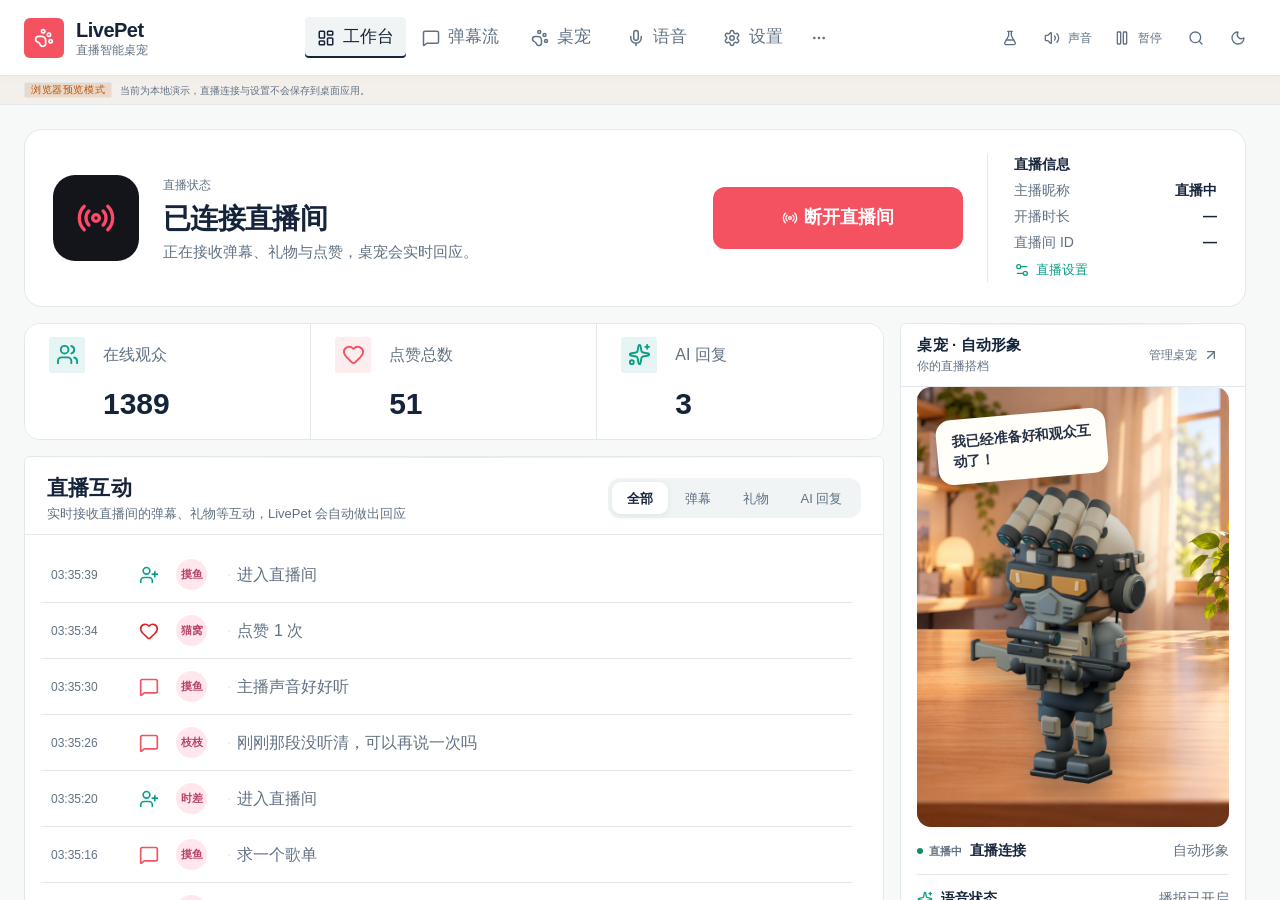
<file: renderers/console/index.html>
<!doctype html>
<html lang="zh-CN" class="dark">
  <head>
    <meta charset="UTF-8" />
    <meta name="viewport" content="width=device-width, initial-scale=1.0" />
    <meta name="color-scheme" content="dark light" />
    <title>LivePet 控制台</title>
    <script type="module" crossorigin src="./assets/index-CzK1kpi-.js"></script>
    <link rel="stylesheet" crossorigin href="./assets/index-C1g6_JYe.css">
  </head>
  <body>
    <div id="root"></div>
  </body>
</html>
</file>
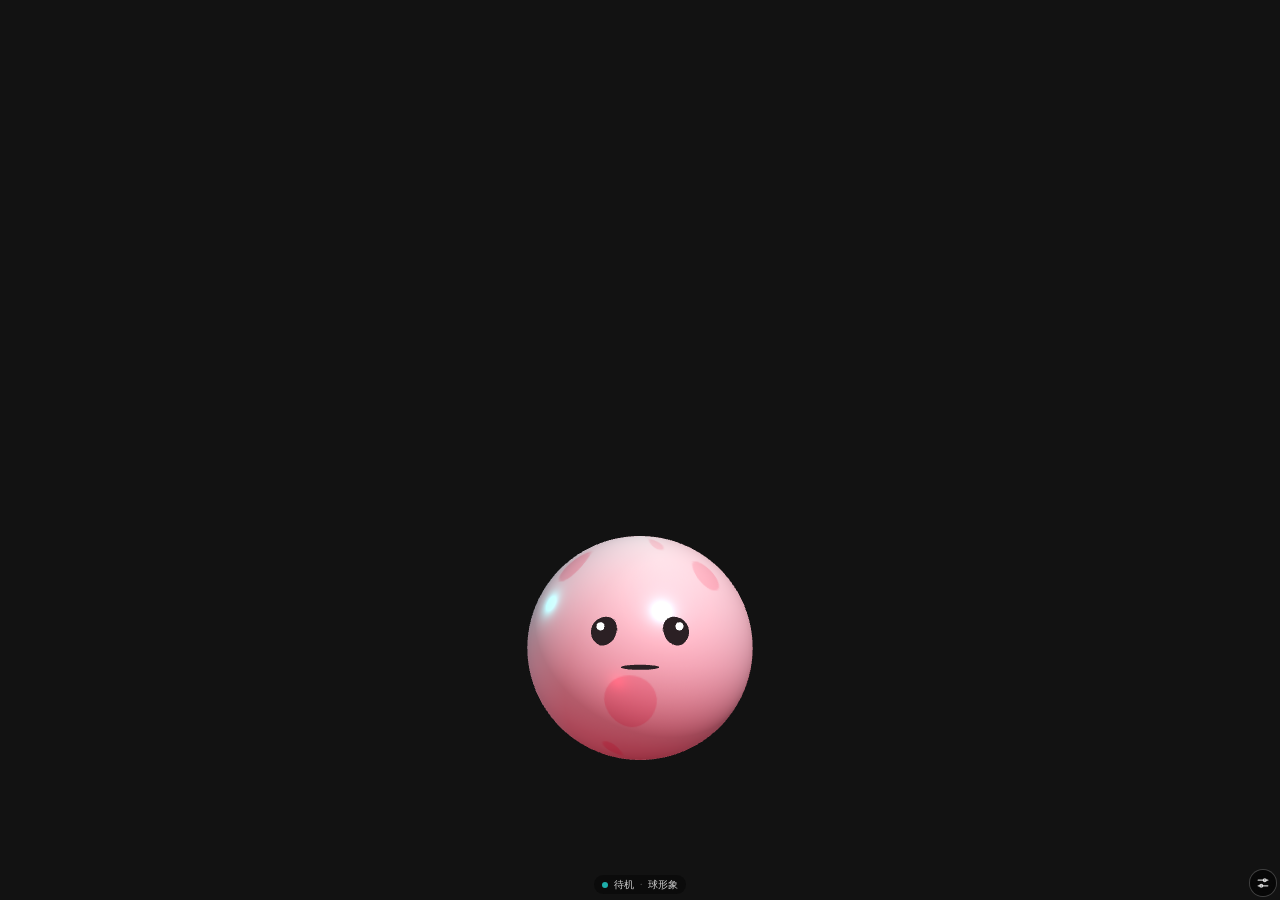
<file: renderers/pet/index.html>
<!doctype html>
<html lang="zh-CN" class="dark">
  <head>
    <meta charset="UTF-8" />
    <meta name="viewport" content="width=device-width, initial-scale=1.0" />
    <title>LivePet</title>
    <script type="module" crossorigin src="./assets/index-DXYbOSH7.js"></script>
    <link rel="stylesheet" crossorigin href="./assets/index-ksZ0whib.css">
  </head>
  <body>
    <div id="root"></div>
  </body>
</html>
</file>
<file: renderers/pet/assets/index-ksZ0whib.css>
/*! tailwindcss v4.3.3 | MIT License | https://tailwindcss.com */
@layer properties{@supports (((-webkit-hyphens:none)) and (not (margin-trim:inline))) or ((-moz-orient:inline) and (not (color:rgb(from red r g b)))){*,:before,:after,::backdrop{--tw-translate-x:0;--tw-translate-y:0;--tw-translate-z:0;--tw-rotate-x:initial;--tw-rotate-y:initial;--tw-rotate-z:initial;--tw-skew-x:initial;--tw-skew-y:initial;--tw-border-style:solid;--tw-gradient-position:initial;--tw-gradient-from:#0000;--tw-gradient-via:#0000;--tw-gradient-to:#0000;--tw-gradient-stops:initial;--tw-gradient-via-stops:initial;--tw-gradient-from-position:0%;--tw-gradient-via-position:50%;--tw-gradient-to-position:100%;--tw-leading:initial;--tw-font-weight:initial;--tw-tracking:initial;--tw-ordinal:initial;--tw-slashed-zero:initial;--tw-numeric-figure:initial;--tw-numeric-spacing:initial;--tw-numeric-fraction:initial;--tw-shadow:0 0 #0000;--tw-shadow-color:initial;--tw-shadow-alpha:100%;--tw-inset-shadow:0 0 #0000;--tw-inset-shadow-color:initial;--tw-inset-shadow-alpha:100%;--tw-ring-color:initial;--tw-ring-shadow:0 0 #0000;--tw-inset-ring-color:initial;--tw-inset-ring-shadow:0 0 #0000;--tw-ring-inset:initial;--tw-ring-offset-width:0px;--tw-ring-offset-color:#fff;--tw-ring-offset-shadow:0 0 #0000;--tw-outline-style:solid;--tw-blur:initial;--tw-brightness:initial;--tw-contrast:initial;--tw-grayscale:initial;--tw-hue-rotate:initial;--tw-invert:initial;--tw-opacity:initial;--tw-saturate:initial;--tw-sepia:initial;--tw-drop-shadow:initial;--tw-drop-shadow-color:initial;--tw-drop-shadow-alpha:100%;--tw-drop-shadow-size:initial;--tw-backdrop-blur:initial;--tw-backdrop-brightness:initial;--tw-backdrop-contrast:initial;--tw-backdrop-grayscale:initial;--tw-backdrop-hue-rotate:initial;--tw-backdrop-invert:initial;--tw-backdrop-opacity:initial;--tw-backdrop-saturate:initial;--tw-backdrop-sepia:initial;--tw-duration:initial;--tw-ease:initial;--tw-content:""}}}@layer theme{:root,:host{--font-sans:"Inter Tight", "Segoe UI Variable Display", "Segoe UI", "PingFang SC", "Microsoft YaHei", system-ui, sans-serif;--color-red-50:oklch(97.1% .013 17.38);--color-red-100:oklch(93.6% .032 17.717);--color-red-400:oklch(70.4% .191 22.216);--color-red-950:oklch(25.8% .092 26.042);--color-amber-200:oklch(92.4% .12 95.746);--color-black:#000;--color-white:#fff;--spacing:.25rem;--container-lg:32rem;--text-xs:.75rem;--text-xs--line-height:calc(1 / .75);--text-sm:.875rem;--text-sm--line-height:calc(1.25 / .875);--font-weight-medium:500;--font-weight-semibold:600;--font-weight-bold:700;--tracking-wide:.025em;--leading-tight:1.25;--leading-snug:1.375;--leading-relaxed:1.625;--radius-2xl:1rem;--ease-in-out:cubic-bezier(.4, 0, .2, 1);--animate-spin:spin 1s linear infinite;--animate-pulse:pulse 2s cubic-bezier(.4, 0, .6, 1) infinite;--blur-sm:8px;--blur-md:12px;--blur-2xl:40px;--default-transition-duration:.15s;--default-transition-timing-function:cubic-bezier(.4, 0, .2, 1);--default-font-family:"Inter Tight", "Segoe UI Variable Display", "Segoe UI", "PingFang SC", "Microsoft YaHei", system-ui, sans-serif;--default-mono-font-family:"JetBrains Mono", "Cascadia Mono", Consolas, ui-monospace, monospace}}@layer base{*,:after,:before,::backdrop{box-sizing:border-box;border:0 solid;margin:0;padding:0}::file-selector-button{box-sizing:border-box;border:0 solid;margin:0;padding:0}html,:host{-webkit-text-size-adjust:100%;tab-size:4;line-height:1.5;font-family:var(--default-font-family,-apple-system, BlinkMacSystemFont, "Segoe UI", Roboto, "Helvetica Neue", "Noto Sans", Arial, sans-serif, "Apple Color Emoji", "Segoe UI Emoji", "Segoe UI Symbol", "Noto Color Emoji");font-feature-settings:var(--default-font-feature-settings,normal);font-variation-settings:var(--default-font-variation-settings,normal);-webkit-tap-highlight-color:transparent}hr{height:0;color:inherit;border-top-width:1px}abbr:where([title]){-webkit-text-decoration:underline dotted;text-decoration:underline dotted}h1,h2,h3,h4,h5,h6{font-size:inherit;font-weight:inherit}a{color:inherit;-webkit-text-decoration:inherit;-webkit-text-decoration:inherit;-webkit-text-decoration:inherit;-webkit-text-decoration:inherit;text-decoration:inherit}b,strong{font-weight:bolder}code,kbd,samp,pre{font-family:var(--default-mono-font-family,ui-monospace, SFMono-Regular, Menlo, Monaco, Consolas, "Liberation Mono", "Courier New", monospace);font-feature-settings:var(--default-mono-font-feature-settings,normal);font-variation-settings:var(--default-mono-font-variation-settings,normal);font-size:1em}small{font-size:80%}sub,sup{vertical-align:baseline;font-size:75%;line-height:0;position:relative}sub{bottom:-.25em}sup{top:-.5em}table{text-indent:0;border-color:inherit;border-collapse:collapse}:-moz-focusring:where(:not(iframe)){outline:auto}progress{vertical-align:baseline}summary{display:list-item}ol,ul,menu{list-style:none}img,svg,video,canvas,audio,iframe,embed,object{vertical-align:middle;display:block}img,video{max-width:100%;height:auto}button,input,select,optgroup,textarea{font:inherit;font-feature-settings:inherit;font-variation-settings:inherit;letter-spacing:inherit;color:inherit;opacity:1;background-color:#0000;border-radius:0}::file-selector-button{font:inherit;font-feature-settings:inherit;font-variation-settings:inherit;letter-spacing:inherit;color:inherit;opacity:1;background-color:#0000;border-radius:0}:where(select:is([multiple],[size])) optgroup{font-weight:bolder}:where(select:is([multiple],[size])) optgroup option{padding-inline-start:20px}::file-selector-button{margin-inline-end:4px}::placeholder{opacity:1}@supports (not ((-webkit-appearance:-apple-pay-button))) or (contain-intrinsic-size:1px){::placeholder{color:currentColor}@supports (color:color-mix(in lab, red, red)){::placeholder{color:color-mix(in oklab, currentcolor 50%, transparent)}}}textarea{resize:vertical}::-webkit-search-decoration{-webkit-appearance:none}::-webkit-date-and-time-value{min-height:1lh;text-align:inherit}::-webkit-datetime-edit{display:inline-flex}::-webkit-datetime-edit-fields-wrapper{padding:0}::-webkit-datetime-edit{padding-block:0}::-webkit-datetime-edit-year-field{padding-block:0}::-webkit-datetime-edit-month-field{padding-block:0}::-webkit-datetime-edit-day-field{padding-block:0}::-webkit-datetime-edit-hour-field{padding-block:0}::-webkit-datetime-edit-minute-field{padding-block:0}::-webkit-datetime-edit-second-field{padding-block:0}::-webkit-datetime-edit-millisecond-field{padding-block:0}::-webkit-datetime-edit-meridiem-field{padding-block:0}::-webkit-calendar-picker-indicator{line-height:1}:-moz-ui-invalid{box-shadow:none}button,input:where([type=button],[type=reset],[type=submit]){appearance:button}::file-selector-button{appearance:button}::-webkit-inner-spin-button{height:auto}::-webkit-outer-spin-button{height:auto}[hidden]:where(:not([hidden=until-found])){display:none!important}}@layer components;@layer utilities{.pointer-events-auto{pointer-events:auto}.pointer-events-none{pointer-events:none}.visible{visibility:visible}.absolute{position:absolute}.fixed{position:fixed}.relative{position:relative}.static{position:static}.inset-0{inset:0}.inset-x-0{inset-inline:0}.inset-x-1{inset-inline:var(--spacing)}.-top-2{top:calc(var(--spacing) * -2)}.-top-3{top:calc(var(--spacing) * -3)}.-top-5{top:calc(var(--spacing) * -5)}.top-1\/2{top:50%}.top-2{top:calc(var(--spacing) * 2)}.top-2\.5{top:calc(var(--spacing) * 2.5)}.top-3{top:calc(var(--spacing) * 3)}.top-14{top:calc(var(--spacing) * 14)}.top-\[76px\]{top:76px}.top-\[88px\]{top:88px}.top-full{top:100%}.-right-5{right:calc(var(--spacing) * -5)}.right-1{right:var(--spacing)}.right-2{right:calc(var(--spacing) * 2)}.right-2\.5{right:calc(var(--spacing) * 2.5)}.right-3{right:calc(var(--spacing) * 3)}.right-4{right:calc(var(--spacing) * 4)}.right-5{right:calc(var(--spacing) * 5)}.right-7{right:calc(var(--spacing) * 7)}.right-full{right:100%}.-bottom-1\.5{bottom:calc(var(--spacing) * -1.5)}.-bottom-2{bottom:calc(var(--spacing) * -2)}.bottom-1{bottom:var(--spacing)}.bottom-1\.5{bottom:calc(var(--spacing) * 1.5)}.bottom-10{bottom:calc(var(--spacing) * 10)}.bottom-14{bottom:calc(var(--spacing) * 14)}.bottom-16{bottom:calc(var(--spacing) * 16)}.bottom-\[42px\]{bottom:42px}.bottom-full{bottom:100%}.left-1\/2{left:50%}.left-2{left:calc(var(--spacing) * 2)}.left-3{left:calc(var(--spacing) * 3)}.left-5{left:calc(var(--spacing) * 5)}.left-7{left:calc(var(--spacing) * 7)}.left-full{left:100%}.isolate{isolation:isolate}.-z-10{z-index:calc(10 * -1)}.z-20{z-index:20}.z-30{z-index:30}.z-40{z-index:40}.z-50{z-index:50}.z-\[80\]{z-index:80}.container{width:100%}@media (width>=40rem){.container{max-width:40rem}}@media (width>=48rem){.container{max-width:48rem}}@media (width>=64rem){.container{max-width:64rem}}@media (width>=80rem){.container{max-width:80rem}}@media (width>=96rem){.container{max-width:96rem}}.mx-auto{margin-inline:auto}.-mt-3{margin-top:calc(var(--spacing) * -3)}.mt-0\.5{margin-top:calc(var(--spacing) * .5)}.mt-1{margin-top:var(--spacing)}.mt-2{margin-top:calc(var(--spacing) * 2)}.mt-3{margin-top:calc(var(--spacing) * 3)}.mr-1{margin-right:var(--spacing)}.mr-2{margin-right:calc(var(--spacing) * 2)}.mb-2{margin-bottom:calc(var(--spacing) * 2)}.ml-0\.5{margin-left:calc(var(--spacing) * .5)}.ml-2{margin-left:calc(var(--spacing) * 2)}.block{display:block}.flex{display:flex}.grid{display:grid}.hidden{display:none}.inline-block{display:inline-block}.inline-flex{display:inline-flex}.size-1{width:var(--spacing);height:var(--spacing)}.size-1\.5{width:calc(var(--spacing) * 1.5);height:calc(var(--spacing) * 1.5)}.size-2{width:calc(var(--spacing) * 2);height:calc(var(--spacing) * 2)}.size-3{width:calc(var(--spacing) * 3);height:calc(var(--spacing) * 3)}.size-3\.5{width:calc(var(--spacing) * 3.5);height:calc(var(--spacing) * 3.5)}.size-4{width:calc(var(--spacing) * 4);height:calc(var(--spacing) * 4)}.size-5{width:calc(var(--spacing) * 5);height:calc(var(--spacing) * 5)}.size-7{width:calc(var(--spacing) * 7);height:calc(var(--spacing) * 7)}.size-8{width:calc(var(--spacing) * 8);height:calc(var(--spacing) * 8)}.size-12{width:calc(var(--spacing) * 12);height:calc(var(--spacing) * 12)}.size-40{width:calc(var(--spacing) * 40);height:calc(var(--spacing) * 40)}.size-\[26px\]{width:26px;height:26px}.h-2\.5{height:calc(var(--spacing) * 2.5)}.h-3{height:calc(var(--spacing) * 3)}.h-3\.5{height:calc(var(--spacing) * 3.5)}.h-5{height:calc(var(--spacing) * 5)}.h-6{height:calc(var(--spacing) * 6)}.h-7{height:calc(var(--spacing) * 7)}.h-8{height:calc(var(--spacing) * 8)}.h-9{height:calc(var(--spacing) * 9)}.h-10{height:calc(var(--spacing) * 10)}.h-14{height:calc(var(--spacing) * 14)}.h-\[3px\]{height:3px}.h-\[18px\]{height:18px}.h-full{height:100%}.h-px{height:1px}.max-h-40{max-height:calc(var(--spacing) * 40)}.max-h-\[min\(84dvh\,760px\)\]{max-height:min(84dvh,760px)}.min-h-0{min-height:0}.min-h-20{min-height:calc(var(--spacing) * 20)}.w-2\.5{width:calc(var(--spacing) * 2.5)}.w-5{width:calc(var(--spacing) * 5)}.w-9{width:calc(var(--spacing) * 9)}.w-14{width:calc(var(--spacing) * 14)}.w-20{width:calc(var(--spacing) * 20)}.w-24{width:calc(var(--spacing) * 24)}.w-36{width:calc(var(--spacing) * 36)}.w-\[min\(270px\,calc\(100\%-20px\)\)\]{width:min(270px,100% - 20px)}.w-\[min\(360px\,calc\(100vw-2rem\)\)\]{width:min(360px,100vw - 2rem)}.w-full{width:100%}.w-max{width:max-content}.w-px{width:1px}.max-w-64{max-width:calc(var(--spacing) * 64)}.max-w-\[88\%\]{max-width:88%}.max-w-\[220px\]{max-width:220px}.max-w-\[240px\]{max-width:240px}.max-w-\[280px\]{max-width:280px}.max-w-\[calc\(100\%-1\.5rem\)\]{max-width:calc(100% - 1.5rem)}.max-w-lg{max-width:var(--container-lg)}.min-w-0{min-width:0}.flex-1{flex:1}.shrink-0{flex-shrink:0}.-translate-x-1\/2{--tw-translate-x:calc(calc(1 / 2 * 100%) * -1);translate:var(--tw-translate-x) var(--tw-translate-y)}.-translate-y-1\/2{--tw-translate-y:calc(calc(1 / 2 * 100%) * -1);translate:var(--tw-translate-x) var(--tw-translate-y)}.rotate-45{rotate:45deg}.transform{transform:var(--tw-rotate-x,) var(--tw-rotate-y,) var(--tw-rotate-z,) var(--tw-skew-x,) var(--tw-skew-y,)}.animate-\[lp-dialog-in_180ms_ease-out\]{animation:.18s ease-out lp-dialog-in}.animate-\[lp-toast-in_180ms_ease-out\]{animation:.18s ease-out lp-toast-in}.animate-pulse{animation:var(--animate-pulse)}.animate-spin{animation:var(--animate-spin)}.cursor-pointer{cursor:pointer}.resize{resize:both}.resize-y{resize:vertical}.appearance-none{appearance:none}.grid-cols-3{grid-template-columns:repeat(3,minmax(0,1fr))}.flex-col{flex-direction:column}.flex-wrap{flex-wrap:wrap}.place-items-center{place-items:center}.items-center{align-items:center}.items-end{align-items:flex-end}.items-start{align-items:flex-start}.justify-between{justify-content:space-between}.justify-center{justify-content:center}.justify-end{justify-content:flex-end}.gap-0\.5{gap:calc(var(--spacing) * .5)}.gap-1{gap:var(--spacing)}.gap-1\.5{gap:calc(var(--spacing) * 1.5)}.gap-2{gap:calc(var(--spacing) * 2)}.gap-3{gap:calc(var(--spacing) * 3)}.gap-4{gap:calc(var(--spacing) * 4)}.gap-8{gap:calc(var(--spacing) * 8)}.truncate{text-overflow:ellipsis;white-space:nowrap;overflow:hidden}.overflow-hidden{overflow:hidden}.overflow-y-auto{overflow-y:auto}.rounded{border-radius:.25rem}.rounded-2xl{border-radius:var(--radius-2xl)}.rounded-\[2px\]{border-radius:2px}.rounded-\[44\%\]{border-radius:44%}.rounded-full{border-radius:2147483647px}.rounded-lg{border-radius:4px}.rounded-md{border-radius:3px}.rounded-sm{border-radius:2px}.rounded-xl{border-radius:6px}.rounded-t-full{border-top-left-radius:2147483647px;border-top-right-radius:2147483647px}.rounded-b-\[42\%\]{border-bottom-right-radius:42%;border-bottom-left-radius:42%}.rounded-b-full{border-bottom-right-radius:2147483647px;border-bottom-left-radius:2147483647px}.border{border-style:var(--tw-border-style);border-width:1px}.border-t{border-top-style:var(--tw-border-style);border-top-width:1px}.border-b{border-bottom-style:var(--tw-border-style);border-bottom-width:1px}.border-border,.border-border\/70{border-color:var(--border)}@supports (color:color-mix(in lab, red, red)){.border-border\/70{border-color:color-mix(in oklab, var(--border) 70%, transparent)}}.border-transparent{border-color:#0000}.border-white\/30{border-color:#ffffff4d}@supports (color:color-mix(in lab, red, red)){.border-white\/30{border-color:color-mix(in oklab, var(--color-white) 30%, transparent)}}.border-t-white\/90{border-top-color:#ffffffe6}@supports (color:color-mix(in lab, red, red)){.border-t-white\/90{border-top-color:color-mix(in oklab, var(--color-white) 90%, transparent)}}.bg-\[\#3b2b30\]{background-color:#3b2b30}.bg-\[\#25f4ee\]{background-color:#25f4ee}.bg-\[\#25f4ee\]\/20{background-color:oklab(87.5778% -.143149 -.0292993/.2)}.bg-\[\#25f4ee\]\/70{background-color:oklab(87.5777% -.143149 -.0292993/.7)}.bg-\[\#fe2c55\]{background-color:#fe2c55}.bg-\[\#fe2c55\]\/25{background-color:oklab(64.7343% .22681 .0724389/.25)}.bg-\[\#fe2c55\]\/85{background-color:oklab(64.7343% .22681 .0724389/.85)}.bg-\[\#ff7f9f\]{background-color:#ff7f9f}.bg-accent\/15{background-color:var(--accent)}@supports (color:color-mix(in lab, red, red)){.bg-accent\/15{background-color:color-mix(in oklab, var(--accent) 15%, transparent)}}.bg-black\/35{background-color:#00000059}@supports (color:color-mix(in lab, red, red)){.bg-black\/35{background-color:color-mix(in oklab, var(--color-black) 35%, transparent)}}.bg-black\/55{background-color:#0000008c}@supports (color:color-mix(in lab, red, red)){.bg-black\/55{background-color:color-mix(in oklab, var(--color-black) 55%, transparent)}}.bg-black\/60{background-color:#0009}@supports (color:color-mix(in lab, red, red)){.bg-black\/60{background-color:color-mix(in oklab, var(--color-black) 60%, transparent)}}.bg-black\/68{background-color:#000000ad}@supports (color:color-mix(in lab, red, red)){.bg-black\/68{background-color:color-mix(in oklab, var(--color-black) 68%, transparent)}}.bg-black\/70{background-color:#000000b3}@supports (color:color-mix(in lab, red, red)){.bg-black\/70{background-color:color-mix(in oklab, var(--color-black) 70%, transparent)}}.bg-black\/75{background-color:#000000bf}@supports (color:color-mix(in lab, red, red)){.bg-black\/75{background-color:color-mix(in oklab, var(--color-black) 75%, transparent)}}.bg-border{background-color:var(--border)}.bg-danger,.bg-danger\/15{background-color:var(--danger)}@supports (color:color-mix(in lab, red, red)){.bg-danger\/15{background-color:color-mix(in oklab, var(--danger) 15%, transparent)}}.bg-foreground{background-color:var(--foreground)}.bg-primary,.bg-primary\/15{background-color:var(--primary)}@supports (color:color-mix(in lab, red, red)){.bg-primary\/15{background-color:color-mix(in oklab, var(--primary) 15%, transparent)}}.bg-red-950\/70{background-color:#460809b3}@supports (color:color-mix(in lab, red, red)){.bg-red-950\/70{background-color:color-mix(in oklab, var(--color-red-950) 70%, transparent)}}.bg-red-950\/85{background-color:#460809d9}@supports (color:color-mix(in lab, red, red)){.bg-red-950\/85{background-color:color-mix(in oklab, var(--color-red-950) 85%, transparent)}}.bg-success\/15{background-color:var(--success)}@supports (color:color-mix(in lab, red, red)){.bg-success\/15{background-color:color-mix(in oklab, var(--success) 15%, transparent)}}.bg-surface{background-color:var(--surface)}.bg-surface-2{background-color:var(--surface-2)}.bg-transparent{background-color:#0000}.bg-warning\/15{background-color:var(--warning)}@supports (color:color-mix(in lab, red, red)){.bg-warning\/15{background-color:color-mix(in oklab, var(--warning) 15%, transparent)}}.bg-white\/5{background-color:#ffffff0d}@supports (color:color-mix(in lab, red, red)){.bg-white\/5{background-color:color-mix(in oklab, var(--color-white) 5%, transparent)}}.bg-white\/10{background-color:#ffffff1a}@supports (color:color-mix(in lab, red, red)){.bg-white\/10{background-color:color-mix(in oklab, var(--color-white) 10%, transparent)}}.bg-white\/12{background-color:#ffffff1f}@supports (color:color-mix(in lab, red, red)){.bg-white\/12{background-color:color-mix(in oklab, var(--color-white) 12%, transparent)}}.bg-white\/25{background-color:#ffffff40}@supports (color:color-mix(in lab, red, red)){.bg-white\/25{background-color:color-mix(in oklab, var(--color-white) 25%, transparent)}}.bg-white\/30{background-color:#ffffff4d}@supports (color:color-mix(in lab, red, red)){.bg-white\/30{background-color:color-mix(in oklab, var(--color-white) 30%, transparent)}}.bg-white\/40{background-color:#fff6}@supports (color:color-mix(in lab, red, red)){.bg-white\/40{background-color:color-mix(in oklab, var(--color-white) 40%, transparent)}}.bg-white\/70{background-color:#ffffffb3}@supports (color:color-mix(in lab, red, red)){.bg-white\/70{background-color:color-mix(in oklab, var(--color-white) 70%, transparent)}}.bg-white\/95{background-color:#fffffff2}@supports (color:color-mix(in lab, red, red)){.bg-white\/95{background-color:color-mix(in oklab, var(--color-white) 95%, transparent)}}.bg-gradient-to-b{--tw-gradient-position:to bottom in oklab;background-image:linear-gradient(var(--tw-gradient-stops))}.from-\[\#ff9db4\]{--tw-gradient-from:#ff9db4;--tw-gradient-stops:var(--tw-gradient-via-stops,var(--tw-gradient-position), var(--tw-gradient-from) var(--tw-gradient-from-position), var(--tw-gradient-to) var(--tw-gradient-to-position))}.from-\[\#ffc2d1\]{--tw-gradient-from:#ffc2d1;--tw-gradient-stops:var(--tw-gradient-via-stops,var(--tw-gradient-position), var(--tw-gradient-from) var(--tw-gradient-from-position), var(--tw-gradient-to) var(--tw-gradient-to-position))}.from-\[\#ffe3ea\]{--tw-gradient-from:#ffe3ea;--tw-gradient-stops:var(--tw-gradient-via-stops,var(--tw-gradient-position), var(--tw-gradient-from) var(--tw-gradient-from-position), var(--tw-gradient-to) var(--tw-gradient-to-position))}.to-\[\#fe2c55\]\/80{--tw-gradient-to:oklab(64.7343% .22681 .0724389/.8);--tw-gradient-stops:var(--tw-gradient-via-stops,var(--tw-gradient-position), var(--tw-gradient-from) var(--tw-gradient-from-position), var(--tw-gradient-to) var(--tw-gradient-to-position))}.to-\[\#ff9db4\]{--tw-gradient-to:#ff9db4;--tw-gradient-stops:var(--tw-gradient-via-stops,var(--tw-gradient-position), var(--tw-gradient-from) var(--tw-gradient-from-position), var(--tw-gradient-to) var(--tw-gradient-to-position))}.to-\[\#ffb8cb\]{--tw-gradient-to:#ffb8cb;--tw-gradient-stops:var(--tw-gradient-via-stops,var(--tw-gradient-position), var(--tw-gradient-from) var(--tw-gradient-from-position), var(--tw-gradient-to) var(--tw-gradient-to-position))}.object-cover{object-fit:cover}.p-1{padding:var(--spacing)}.p-3{padding:calc(var(--spacing) * 3)}.p-4{padding:calc(var(--spacing) * 4)}.p-5{padding:calc(var(--spacing) * 5)}.px-1{padding-inline:var(--spacing)}.px-1\.5{padding-inline:calc(var(--spacing) * 1.5)}.px-2{padding-inline:calc(var(--spacing) * 2)}.px-2\.5{padding-inline:calc(var(--spacing) * 2.5)}.px-3{padding-inline:calc(var(--spacing) * 3)}.px-3\.5{padding-inline:calc(var(--spacing) * 3.5)}.px-4{padding-inline:calc(var(--spacing) * 4)}.px-5{padding-inline:calc(var(--spacing) * 5)}.py-0\.5{padding-block:calc(var(--spacing) * .5)}.py-1{padding-block:var(--spacing)}.py-1\.5{padding-block:calc(var(--spacing) * 1.5)}.py-2{padding-block:calc(var(--spacing) * 2)}.py-3{padding-block:calc(var(--spacing) * 3)}.py-4{padding-block:calc(var(--spacing) * 4)}.pt-0{padding-top:0}.pr-8{padding-right:calc(var(--spacing) * 8)}.pl-3{padding-left:calc(var(--spacing) * 3)}.text-center{text-align:center}.font-mono{font-family:JetBrains Mono,Cascadia Mono,Consolas,ui-monospace,monospace}.text-sm{font-size:var(--text-sm);line-height:var(--tw-leading,var(--text-sm--line-height))}.text-xs{font-size:var(--text-xs);line-height:var(--tw-leading,var(--text-xs--line-height))}.text-\[9px\]{font-size:9px}.text-\[10px\]{font-size:10px}.text-\[11px\]{font-size:11px}.text-\[12px\]{font-size:12px}.text-\[13px\]{font-size:13px}.leading-none{--tw-leading:1;line-height:1}.leading-relaxed{--tw-leading:var(--leading-relaxed);line-height:var(--leading-relaxed)}.leading-snug{--tw-leading:var(--leading-snug);line-height:var(--leading-snug)}.leading-tight{--tw-leading:var(--leading-tight);line-height:var(--leading-tight)}.font-bold{--tw-font-weight:var(--font-weight-bold);font-weight:var(--font-weight-bold)}.font-medium{--tw-font-weight:var(--font-weight-medium);font-weight:var(--font-weight-medium)}.font-semibold{--tw-font-weight:var(--font-weight-semibold);font-weight:var(--font-weight-semibold)}.tracking-\[0\.01em\]{--tw-tracking:.01em;letter-spacing:.01em}.tracking-\[0\.06em\]{--tw-tracking:.06em;letter-spacing:.06em}.tracking-wide{--tw-tracking:var(--tracking-wide);letter-spacing:var(--tracking-wide)}.whitespace-nowrap{white-space:nowrap}.text-\[\#2a1a1f\]{color:#2a1a1f}.text-\[\#ff5a76\]{color:#ff5a76}.text-accent{color:var(--accent)}.text-amber-200\/90{color:#fee685e6}@supports (color:color-mix(in lab, red, red)){.text-amber-200\/90{color:color-mix(in oklab, var(--color-amber-200) 90%, transparent)}}.text-black{color:var(--color-black)}.text-danger{color:var(--danger)}.text-foreground{color:var(--foreground)}.text-muted{color:var(--muted)}.text-primary{color:var(--primary)}.text-primary-foreground{color:var(--primary-foreground)}.text-red-50{color:var(--color-red-50)}.text-red-100{color:var(--color-red-100)}.text-red-100\/80{color:#ffe2e2cc}@supports (color:color-mix(in lab, red, red)){.text-red-100\/80{color:color-mix(in oklab, var(--color-red-100) 80%, transparent)}}.text-success{color:var(--success)}.text-warning{color:var(--warning)}.text-white{color:var(--color-white)}.text-white\/30{color:#ffffff4d}@supports (color:color-mix(in lab, red, red)){.text-white\/30{color:color-mix(in oklab, var(--color-white) 30%, transparent)}}.text-white\/50{color:#ffffff80}@supports (color:color-mix(in lab, red, red)){.text-white\/50{color:color-mix(in oklab, var(--color-white) 50%, transparent)}}.text-white\/55{color:#ffffff8c}@supports (color:color-mix(in lab, red, red)){.text-white\/55{color:color-mix(in oklab, var(--color-white) 55%, transparent)}}.text-white\/60{color:#fff9}@supports (color:color-mix(in lab, red, red)){.text-white\/60{color:color-mix(in oklab, var(--color-white) 60%, transparent)}}.text-white\/75{color:#ffffffbf}@supports (color:color-mix(in lab, red, red)){.text-white\/75{color:color-mix(in oklab, var(--color-white) 75%, transparent)}}.text-white\/80{color:#fffc}@supports (color:color-mix(in lab, red, red)){.text-white\/80{color:color-mix(in oklab, var(--color-white) 80%, transparent)}}.text-white\/85{color:#ffffffd9}@supports (color:color-mix(in lab, red, red)){.text-white\/85{color:color-mix(in oklab, var(--color-white) 85%, transparent)}}.text-white\/90{color:#ffffffe6}@supports (color:color-mix(in lab, red, red)){.text-white\/90{color:color-mix(in oklab, var(--color-white) 90%, transparent)}}.uppercase{text-transform:uppercase}.tabular-nums{--tw-numeric-spacing:tabular-nums;font-variant-numeric:var(--tw-ordinal,) var(--tw-slashed-zero,) var(--tw-numeric-figure,) var(--tw-numeric-spacing,) var(--tw-numeric-fraction,)}.shadow{--tw-shadow:0 1px 3px 0 var(--tw-shadow-color,#0000001a), 0 1px 2px -1px var(--tw-shadow-color,#0000001a);box-shadow:var(--tw-inset-shadow), var(--tw-inset-ring-shadow), var(--tw-ring-offset-shadow), var(--tw-ring-shadow), var(--tw-shadow)}.shadow-\[0_18px_40px_rgba\(254\,44\,85\,0\.28\)\]{--tw-shadow:0 18px 40px var(--tw-shadow-color,#fe2c5547);box-shadow:var(--tw-inset-shadow), var(--tw-inset-ring-shadow), var(--tw-ring-offset-shadow), var(--tw-ring-shadow), var(--tw-shadow)}.shadow-lg{--tw-shadow:0 10px 15px -3px var(--tw-shadow-color,#0000001a), 0 4px 6px -4px var(--tw-shadow-color,#0000001a);box-shadow:var(--tw-inset-shadow), var(--tw-inset-ring-shadow), var(--tw-ring-offset-shadow), var(--tw-ring-shadow), var(--tw-shadow)}.shadow-xl{--tw-shadow:0 20px 25px -5px var(--tw-shadow-color,#0000001a), 0 8px 10px -6px var(--tw-shadow-color,#0000001a);box-shadow:var(--tw-inset-shadow), var(--tw-inset-ring-shadow), var(--tw-ring-offset-shadow), var(--tw-ring-shadow), var(--tw-shadow)}.ring-1{--tw-ring-shadow:var(--tw-ring-inset,) 0 0 0 calc(1px + var(--tw-ring-offset-width)) var(--tw-ring-color,currentcolor);box-shadow:var(--tw-inset-shadow), var(--tw-inset-ring-shadow), var(--tw-ring-offset-shadow), var(--tw-ring-shadow), var(--tw-shadow)}.ring-\[\#25f4ee\]\/45{--tw-ring-color:oklab(87.5778% -.143149 -.0292993/.45)}.ring-red-400\/30{--tw-ring-color:#ff65684d}@supports (color:color-mix(in lab, red, red)){.ring-red-400\/30{--tw-ring-color:color-mix(in oklab, var(--color-red-400) 30%, transparent)}}.ring-red-400\/40{--tw-ring-color:#ff656866}@supports (color:color-mix(in lab, red, red)){.ring-red-400\/40{--tw-ring-color:color-mix(in oklab, var(--color-red-400) 40%, transparent)}}.ring-white\/10{--tw-ring-color:#ffffff1a}@supports (color:color-mix(in lab, red, red)){.ring-white\/10{--tw-ring-color:color-mix(in oklab, var(--color-white) 10%, transparent)}}.ring-white\/15{--tw-ring-color:#ffffff26}@supports (color:color-mix(in lab, red, red)){.ring-white\/15{--tw-ring-color:color-mix(in oklab, var(--color-white) 15%, transparent)}}.ring-white\/20{--tw-ring-color:#fff3}@supports (color:color-mix(in lab, red, red)){.ring-white\/20{--tw-ring-color:color-mix(in oklab, var(--color-white) 20%, transparent)}}.ring-white\/50{--tw-ring-color:#ffffff80}@supports (color:color-mix(in lab, red, red)){.ring-white\/50{--tw-ring-color:color-mix(in oklab, var(--color-white) 50%, transparent)}}.outline{outline-style:var(--tw-outline-style);outline-width:1px}.blur-2xl{--tw-blur:blur(var(--blur-2xl));filter:var(--tw-blur,) var(--tw-brightness,) var(--tw-contrast,) var(--tw-grayscale,) var(--tw-hue-rotate,) var(--tw-invert,) var(--tw-saturate,) var(--tw-sepia,) var(--tw-drop-shadow,)}.blur-\[1px\]{--tw-blur:blur(1px);filter:var(--tw-blur,) var(--tw-brightness,) var(--tw-contrast,) var(--tw-grayscale,) var(--tw-hue-rotate,) var(--tw-invert,) var(--tw-saturate,) var(--tw-sepia,) var(--tw-drop-shadow,)}.blur-md{--tw-blur:blur(var(--blur-md));filter:var(--tw-blur,) var(--tw-brightness,) var(--tw-contrast,) var(--tw-grayscale,) var(--tw-hue-rotate,) var(--tw-invert,) var(--tw-saturate,) var(--tw-sepia,) var(--tw-drop-shadow,)}.drop-shadow{--tw-drop-shadow-size:drop-shadow(0 1px 2px var(--tw-drop-shadow-color,#0000001a)) drop-shadow(0 1px 1px var(--tw-drop-shadow-color,#0000000f));--tw-drop-shadow:drop-shadow(0 1px 2px #0000001a) drop-shadow(0 1px 1px #0000000f);filter:var(--tw-blur,) var(--tw-brightness,) var(--tw-contrast,) var(--tw-grayscale,) var(--tw-hue-rotate,) var(--tw-invert,) var(--tw-saturate,) var(--tw-sepia,) var(--tw-drop-shadow,)}.backdrop-blur{--tw-backdrop-blur:blur(8px);-webkit-backdrop-filter:var(--tw-backdrop-blur,) var(--tw-backdrop-brightness,) var(--tw-backdrop-contrast,) var(--tw-backdrop-grayscale,) var(--tw-backdrop-hue-rotate,) var(--tw-backdrop-invert,) var(--tw-backdrop-opacity,) var(--tw-backdrop-saturate,) var(--tw-backdrop-sepia,);backdrop-filter:var(--tw-backdrop-blur,) var(--tw-backdrop-brightness,) var(--tw-backdrop-contrast,) var(--tw-backdrop-grayscale,) var(--tw-backdrop-hue-rotate,) var(--tw-backdrop-invert,) var(--tw-backdrop-opacity,) var(--tw-backdrop-saturate,) var(--tw-backdrop-sepia,)}.backdrop-blur-\[2px\]{--tw-backdrop-blur:blur(2px);-webkit-backdrop-filter:var(--tw-backdrop-blur,) var(--tw-backdrop-brightness,) var(--tw-backdrop-contrast,) var(--tw-backdrop-grayscale,) var(--tw-backdrop-hue-rotate,) var(--tw-backdrop-invert,) var(--tw-backdrop-opacity,) var(--tw-backdrop-saturate,) var(--tw-backdrop-sepia,);backdrop-filter:var(--tw-backdrop-blur,) var(--tw-backdrop-brightness,) var(--tw-backdrop-contrast,) var(--tw-backdrop-grayscale,) var(--tw-backdrop-hue-rotate,) var(--tw-backdrop-invert,) var(--tw-backdrop-opacity,) var(--tw-backdrop-saturate,) var(--tw-backdrop-sepia,)}.backdrop-blur-sm{--tw-backdrop-blur:blur(var(--blur-sm));-webkit-backdrop-filter:var(--tw-backdrop-blur,) var(--tw-backdrop-brightness,) var(--tw-backdrop-contrast,) var(--tw-backdrop-grayscale,) var(--tw-backdrop-hue-rotate,) var(--tw-backdrop-invert,) var(--tw-backdrop-opacity,) var(--tw-backdrop-saturate,) var(--tw-backdrop-sepia,);backdrop-filter:var(--tw-backdrop-blur,) var(--tw-backdrop-brightness,) var(--tw-backdrop-contrast,) var(--tw-backdrop-grayscale,) var(--tw-backdrop-hue-rotate,) var(--tw-backdrop-invert,) var(--tw-backdrop-opacity,) var(--tw-backdrop-saturate,) var(--tw-backdrop-sepia,)}.transition{transition-property:color,background-color,border-color,outline-color,text-decoration-color,fill,stroke,--tw-gradient-from,--tw-gradient-via,--tw-gradient-to,opacity,box-shadow,transform,translate,scale,rotate,filter,-webkit-backdrop-filter,backdrop-filter,display,content-visibility,overlay,pointer-events;transition-timing-function:var(--tw-ease,var(--default-transition-timing-function));transition-duration:var(--tw-duration,var(--default-transition-duration))}.transition-\[background-color\,border-color\,color\,transform\]{transition-property:background-color,border-color,color,transform;transition-timing-function:var(--tw-ease,var(--default-transition-timing-function));transition-duration:var(--tw-duration,var(--default-transition-duration))}.transition-colors{transition-property:color,background-color,border-color,outline-color,text-decoration-color,fill,stroke,--tw-gradient-from,--tw-gradient-via,--tw-gradient-to;transition-timing-function:var(--tw-ease,var(--default-transition-timing-function));transition-duration:var(--tw-duration,var(--default-transition-duration))}.transition-opacity{transition-property:opacity;transition-timing-function:var(--tw-ease,var(--default-transition-timing-function));transition-duration:var(--tw-duration,var(--default-transition-duration))}.transition-transform{transition-property:transform,translate,scale,rotate;transition-timing-function:var(--tw-ease,var(--default-transition-timing-function));transition-duration:var(--tw-duration,var(--default-transition-duration))}.duration-100{--tw-duration:.1s;transition-duration:.1s}.duration-300{--tw-duration:.3s;transition-duration:.3s}.ease-in-out{--tw-ease:var(--ease-in-out);transition-timing-function:var(--ease-in-out)}.outline-none{--tw-outline-style:none;outline-style:none}.select-none{-webkit-user-select:none;user-select:none}.group-focus-within\/tooltip\:block:is(:where(.group\/tooltip):focus-within *){display:block}@media (hover:hover){.group-hover\/tooltip\:block:is(:where(.group\/tooltip):hover *){display:block}}.placeholder\:text-muted::placeholder{color:var(--muted)}.before\:pointer-events-none:before{content:var(--tw-content);pointer-events:none}.before\:absolute:before{content:var(--tw-content);position:absolute}.before\:inset-x-0:before{content:var(--tw-content);inset-inline:0}.before\:top-0:before{content:var(--tw-content);top:0}.before\:h-px:before{content:var(--tw-content);height:1px}.before\:bg-\[linear-gradient\(90deg\,transparent\,color-mix\(in_srgb\,var\(--foreground\)_10\%\,transparent\)\,transparent\)\]:before{content:var(--tw-content);background-image:linear-gradient(90deg,transparent,var(--foreground),transparent)}@supports (color:color-mix(in lab, red, red)){.before\:bg-\[linear-gradient\(90deg\,transparent\,color-mix\(in_srgb\,var\(--foreground\)_10\%\,transparent\)\,transparent\)\]:before{background-image:linear-gradient(90deg,transparent,color-mix(in srgb,var(--foreground) 10%,transparent),transparent)}}.last\:border-b-0:last-child{border-bottom-style:var(--tw-border-style);border-bottom-width:0}@media (hover:hover){.hover\:border-border:hover{border-color:var(--border)}.hover\:border-muted\/50:hover{border-color:var(--muted)}@supports (color:color-mix(in lab, red, red)){.hover\:border-muted\/50:hover{border-color:color-mix(in oklab, var(--muted) 50%, transparent)}}.hover\:bg-black\/70:hover{background-color:#000000b3}@supports (color:color-mix(in lab, red, red)){.hover\:bg-black\/70:hover{background-color:color-mix(in oklab, var(--color-black) 70%, transparent)}}.hover\:bg-danger\/90:hover{background-color:var(--danger)}@supports (color:color-mix(in lab, red, red)){.hover\:bg-danger\/90:hover{background-color:color-mix(in oklab, var(--danger) 90%, transparent)}}.hover\:bg-primary\/88:hover{background-color:var(--primary)}@supports (color:color-mix(in lab, red, red)){.hover\:bg-primary\/88:hover{background-color:color-mix(in oklab, var(--primary) 88%, transparent)}}.hover\:bg-surface-2:hover,.hover\:bg-surface-2\/70:hover{background-color:var(--surface-2)}@supports (color:color-mix(in lab, red, red)){.hover\:bg-surface-2\/70:hover{background-color:color-mix(in oklab, var(--surface-2) 70%, transparent)}}.hover\:bg-white\/20:hover{background-color:#fff3}@supports (color:color-mix(in lab, red, red)){.hover\:bg-white\/20:hover{background-color:color-mix(in oklab, var(--color-white) 20%, transparent)}}.hover\:text-foreground:hover{color:var(--foreground)}.hover\:text-white:hover{color:var(--color-white)}}.focus-visible\:border-primary:focus-visible{border-color:var(--primary)}.focus-visible\:ring-2:focus-visible{--tw-ring-shadow:var(--tw-ring-inset,) 0 0 0 calc(2px + var(--tw-ring-offset-width)) var(--tw-ring-color,currentcolor);box-shadow:var(--tw-inset-shadow), var(--tw-inset-ring-shadow), var(--tw-ring-offset-shadow), var(--tw-ring-shadow), var(--tw-shadow)}.focus-visible\:ring-accent\/70:focus-visible{--tw-ring-color:var(--accent)}@supports (color:color-mix(in lab, red, red)){.focus-visible\:ring-accent\/70:focus-visible{--tw-ring-color:color-mix(in oklab, var(--accent) 70%, transparent)}}.focus-visible\:ring-primary\/30:focus-visible{--tw-ring-color:var(--primary)}@supports (color:color-mix(in lab, red, red)){.focus-visible\:ring-primary\/30:focus-visible{--tw-ring-color:color-mix(in oklab, var(--primary) 30%, transparent)}}.focus-visible\:ring-primary\/40:focus-visible{--tw-ring-color:var(--primary)}@supports (color:color-mix(in lab, red, red)){.focus-visible\:ring-primary\/40:focus-visible{--tw-ring-color:color-mix(in oklab, var(--primary) 40%, transparent)}}.focus-visible\:ring-offset-1:focus-visible{--tw-ring-offset-width:1px;--tw-ring-offset-shadow:var(--tw-ring-inset,) 0 0 0 var(--tw-ring-offset-width) var(--tw-ring-offset-color)}.focus-visible\:ring-offset-background:focus-visible{--tw-ring-offset-color:var(--background)}.active\:translate-y-px:active{--tw-translate-y:1px;translate:var(--tw-translate-x) var(--tw-translate-y)}.disabled\:pointer-events-none:disabled{pointer-events:none}.disabled\:cursor-not-allowed:disabled{cursor:not-allowed}.disabled\:opacity-45:disabled{opacity:.45}.disabled\:opacity-50:disabled{opacity:.5}.aria-\[invalid\=true\]\:border-danger[aria-invalid=true]{border-color:var(--danger)}.aria-\[invalid\=true\]\:ring-danger\/20[aria-invalid=true]{--tw-ring-color:var(--danger)}@supports (color:color-mix(in lab, red, red)){.aria-\[invalid\=true\]\:ring-danger\/20[aria-invalid=true]{--tw-ring-color:color-mix(in oklab, var(--danger) 20%, transparent)}}.data-\[state\=active\]\:bg-surface[data-state=active]{background-color:var(--surface)}.data-\[state\=active\]\:text-foreground[data-state=active]{color:var(--foreground)}.data-\[state\=active\]\:shadow-sm[data-state=active]{--tw-shadow:0 1px 3px 0 var(--tw-shadow-color,#0000001a), 0 1px 2px -1px var(--tw-shadow-color,#0000001a);box-shadow:var(--tw-inset-shadow), var(--tw-inset-ring-shadow), var(--tw-ring-offset-shadow), var(--tw-ring-shadow), var(--tw-shadow)}.data-\[state\=checked\]\:translate-x-4[data-state=checked]{--tw-translate-x:calc(var(--spacing) * 4);translate:var(--tw-translate-x) var(--tw-translate-y)}.data-\[state\=checked\]\:border-primary[data-state=checked]{border-color:var(--primary)}.data-\[state\=checked\]\:bg-primary[data-state=checked]{background-color:var(--primary)}.data-\[state\=checked\]\:bg-primary-foreground[data-state=checked]{background-color:var(--primary-foreground)}.data-\[state\=unchecked\]\:translate-x-0\.5[data-state=unchecked]{--tw-translate-x:calc(var(--spacing) * .5);translate:var(--tw-translate-x) var(--tw-translate-y)}.\[\&_svg\]\:size-4 svg{width:calc(var(--spacing) * 4);height:calc(var(--spacing) * 4)}.\[\&_svg\]\:shrink-0 svg{flex-shrink:0}}@font-face{font-family:Inter Tight;font-style:normal;font-weight:100 900;font-display:swap;src:url(./inter-tight-latin-var-DX-nOvPD.woff2)format("woff2-variations")}@font-face{font-family:JetBrains Mono;font-style:normal;font-weight:100 800;font-display:swap;src:url(./jetbrains-mono-latin-var-B9CIFXIH.woff2)format("woff2-variations")}:root{--background:#f4f4f2;--surface:#fbfbfa;--surface-2:#ececea;--border:#d8d8d4;--foreground:#14161a;--muted:#6b7076;--primary:#e11d48;--primary-foreground:#fff;--accent:#c2740a;--success:#15803d;--warning:#b45309;--danger:#dc2626;--lightningcss-light:initial;--lightningcss-dark: ;color-scheme:light}.dark{--background:#08090a;--surface:#0f1113;--surface-2:#16181b;--border:#24272b;--foreground:#e6e8eb;--muted:#868c93;--primary:#ff2d55;--primary-foreground:#fff;--accent:#ffb020;--success:#3ddc84;--warning:#ffb020;--danger:#ff4d4f;--lightningcss-light: ;--lightningcss-dark:initial;color-scheme:dark}*{border-color:var(--border)}html,body,#root{height:100%}body{background:var(--background);color:var(--foreground);font-family:var(--font-sans);-webkit-font-smoothing:antialiased;margin:0}@media (prefers-reduced-motion:reduce){*,:before,:after{transition-duration:.01ms!important;animation-duration:.01ms!important}}@keyframes lp-dialog-in{0%{opacity:0;transform:translateY(6px)scale(.985)}to{opacity:1;transform:translateY(0)scale(1)}}@keyframes lp-toast-in{0%{opacity:0;transform:translateY(8px)}to{opacity:1;transform:translateY(0)}}@keyframes lp-highlight{0%{background-color:color-mix(in srgb, var(--accent) 12%, transparent)}to{background-color:#0000}}.lp-scroll-area{scrollbar-width:thin;scrollbar-color:var(--muted) transparent}@supports (color:color-mix(in lab, red, red)){.lp-scroll-area{scrollbar-color:color-mix(in srgb, var(--muted) 38%, transparent) transparent}}.lp-scroll-area{scrollbar-gutter:stable;overscroll-behavior:contain}.lp-scroll-area::-webkit-scrollbar{width:8px;height:8px}.lp-scroll-area::-webkit-scrollbar-thumb{background:var(--muted);border-radius:9999px}@supports (color:color-mix(in lab, red, red)){.lp-scroll-area::-webkit-scrollbar-thumb{background:color-mix(in srgb, var(--muted) 34%, transparent)}}.lp-scroll-area::-webkit-scrollbar-track{background:0 0}.lp-slider{appearance:none;accent-color:var(--primary);background:0 0}.lp-slider::-webkit-slider-runnable-track{background:var(--surface-2);border:1px solid var(--border);border-radius:9999px;height:4px}.lp-slider::-webkit-slider-thumb{appearance:none;border:2px solid var(--surface);background:var(--primary);width:14px;height:14px;box-shadow:0 0 0 1px var(--primary);border-radius:9999px;margin-top:-6px}.lp-slider:focus-visible::-webkit-slider-thumb{box-shadow:0 0 0 1px var(--primary), 0 0 0 5px var(--primary)}@supports (color:color-mix(in lab, red, red)){.lp-slider:focus-visible::-webkit-slider-thumb{box-shadow:0 0 0 1px var(--primary), 0 0 0 5px color-mix(in srgb, var(--primary) 25%, transparent)}}.lp-slider::-moz-range-track{background:var(--surface-2);border:1px solid var(--border);border-radius:9999px;height:4px}.lp-slider::-moz-range-thumb{border:2px solid var(--surface);background:var(--primary);border-radius:9999px;width:14px;height:14px}select option{background:var(--surface);color:var(--foreground)}::selection{background:var(--primary)}@supports (color:color-mix(in lab, red, red)){::selection{background:color-mix(in srgb, var(--primary) 25%, transparent)}}html,body,#root{-webkit-user-select:none;user-select:none;height:100%;overflow:hidden;background:0 0!important}body{cursor:default;-webkit-font-smoothing:antialiased}@keyframes pet-blink{0%,92%,to{transform:scaleY(1)}95%{transform:scaleY(.08)}}@keyframes pet-bob{0%,to{transform:translateY(0)}50%{transform:translateY(-7px)}}@keyframes pet-glow{0%,to{opacity:.45;transform:translate(-50%)scale(.92)}50%{opacity:.85;transform:translate(-50%)scale(1.12)}}@keyframes pet-bounce{0%,to{transform:translateY(0)rotate(0)}30%{transform:translateY(-9px)rotate(-2deg)}60%{transform:translateY(-2px)rotate(2deg)}}@keyframes pet-sleep{0%,to{opacity:.88;transform:translateY(2px)scale(.97)}50%{opacity:.82;transform:translateY(4px)scale(.965)}}@keyframes pet-ear-left{0%,to{transform:rotate(-20deg)}50%{transform:rotate(-32deg)}}@keyframes pet-ear-right{0%,to{transform:rotate(20deg)}50%{transform:rotate(32deg)}}@keyframes pet-zzz{0%{opacity:0;transform:translate(0)scale(.85)}35%{opacity:.9}to{opacity:0;transform:translate(6px,-12px)scale(1.1)}}.pet-eye{transform-origin:50%;animation:5.2s infinite pet-blink}.pet-avatar-bounce{animation:.9s ease-in-out pet-bounce}.pet-avatar-sleep{animation:4s ease-in-out infinite pet-sleep}.pet-ear-wave{animation:1.1s ease-in-out 2 pet-ear-left}.pet-ear-wave-alt{animation:1.1s ease-in-out 2 pet-ear-right}.pet-zzz{animation:2.6s ease-out infinite pet-zzz}@media (prefers-reduced-motion:reduce){.pet-eye,.pet-avatar-bounce,.pet-avatar-sleep,.pet-ear-wave,.pet-ear-wave-alt,.pet-zzz{animation:none}}@property --tw-translate-x{syntax:"*";inherits:false;initial-value:0}@property --tw-translate-y{syntax:"*";inherits:false;initial-value:0}@property --tw-translate-z{syntax:"*";inherits:false;initial-value:0}@property --tw-rotate-x{syntax:"*";inherits:false}@property --tw-rotate-y{syntax:"*";inherits:false}@property --tw-rotate-z{syntax:"*";inherits:false}@property --tw-skew-x{syntax:"*";inherits:false}@property --tw-skew-y{syntax:"*";inherits:false}@property --tw-border-style{syntax:"*";inherits:false;initial-value:solid}@property --tw-gradient-position{syntax:"*";inherits:false}@property --tw-gradient-from{syntax:"<color>";inherits:false;initial-value:#0000}@property --tw-gradient-via{syntax:"<color>";inherits:false;initial-value:#0000}@property --tw-gradient-to{syntax:"<color>";inherits:false;initial-value:#0000}@property --tw-gradient-stops{syntax:"*";inherits:false}@property --tw-gradient-via-stops{syntax:"*";inherits:false}@property --tw-gradient-from-position{syntax:"<length-percentage>";inherits:false;initial-value:0%}@property --tw-gradient-via-position{syntax:"<length-percentage>";inherits:false;initial-value:50%}@property --tw-gradient-to-position{syntax:"<length-percentage>";inherits:false;initial-value:100%}@property --tw-leading{syntax:"*";inherits:false}@property --tw-font-weight{syntax:"*";inherits:false}@property --tw-tracking{syntax:"*";inherits:false}@property --tw-ordinal{syntax:"*";inherits:false}@property --tw-slashed-zero{syntax:"*";inherits:false}@property --tw-numeric-figure{syntax:"*";inherits:false}@property --tw-numeric-spacing{syntax:"*";inherits:false}@property --tw-numeric-fraction{syntax:"*";inherits:false}@property --tw-shadow{syntax:"*";inherits:false;initial-value:0 0 #0000}@property --tw-shadow-color{syntax:"*";inherits:false}@property --tw-shadow-alpha{syntax:"<percentage>";inherits:false;initial-value:100%}@property --tw-inset-shadow{syntax:"*";inherits:false;initial-value:0 0 #0000}@property --tw-inset-shadow-color{syntax:"*";inherits:false}@property --tw-inset-shadow-alpha{syntax:"<percentage>";inherits:false;initial-value:100%}@property --tw-ring-color{syntax:"*";inherits:false}@property --tw-ring-shadow{syntax:"*";inherits:false;initial-value:0 0 #0000}@property --tw-inset-ring-color{syntax:"*";inherits:false}@property --tw-inset-ring-shadow{syntax:"*";inherits:false;initial-value:0 0 #0000}@property --tw-ring-inset{syntax:"*";inherits:false}@property --tw-ring-offset-width{syntax:"<length>";inherits:false;initial-value:0}@property --tw-ring-offset-color{syntax:"*";inherits:false;initial-value:#fff}@property --tw-ring-offset-shadow{syntax:"*";inherits:false;initial-value:0 0 #0000}@property --tw-outline-style{syntax:"*";inherits:false;initial-value:solid}@property --tw-blur{syntax:"*";inherits:false}@property --tw-brightness{syntax:"*";inherits:false}@property --tw-contrast{syntax:"*";inherits:false}@property --tw-grayscale{syntax:"*";inherits:false}@property --tw-hue-rotate{syntax:"*";inherits:false}@property --tw-invert{syntax:"*";inherits:false}@property --tw-opacity{syntax:"*";inherits:false}@property --tw-saturate{syntax:"*";inherits:false}@property --tw-sepia{syntax:"*";inherits:false}@property --tw-drop-shadow{syntax:"*";inherits:false}@property --tw-drop-shadow-color{syntax:"*";inherits:false}@property --tw-drop-shadow-alpha{syntax:"<percentage>";inherits:false;initial-value:100%}@property --tw-drop-shadow-size{syntax:"*";inherits:false}@property --tw-backdrop-blur{syntax:"*";inherits:false}@property --tw-backdrop-brightness{syntax:"*";inherits:false}@property --tw-backdrop-contrast{syntax:"*";inherits:false}@property --tw-backdrop-grayscale{syntax:"*";inherits:false}@property --tw-backdrop-hue-rotate{syntax:"*";inherits:false}@property --tw-backdrop-invert{syntax:"*";inherits:false}@property --tw-backdrop-opacity{syntax:"*";inherits:false}@property --tw-backdrop-saturate{syntax:"*";inherits:false}@property --tw-backdrop-sepia{syntax:"*";inherits:false}@property --tw-duration{syntax:"*";inherits:false}@property --tw-ease{syntax:"*";inherits:false}@property --tw-content{syntax:"*";inherits:false;initial-value:""}@keyframes spin{to{transform:rotate(360deg)}}@keyframes pulse{50%{opacity:.5}}
</file>
